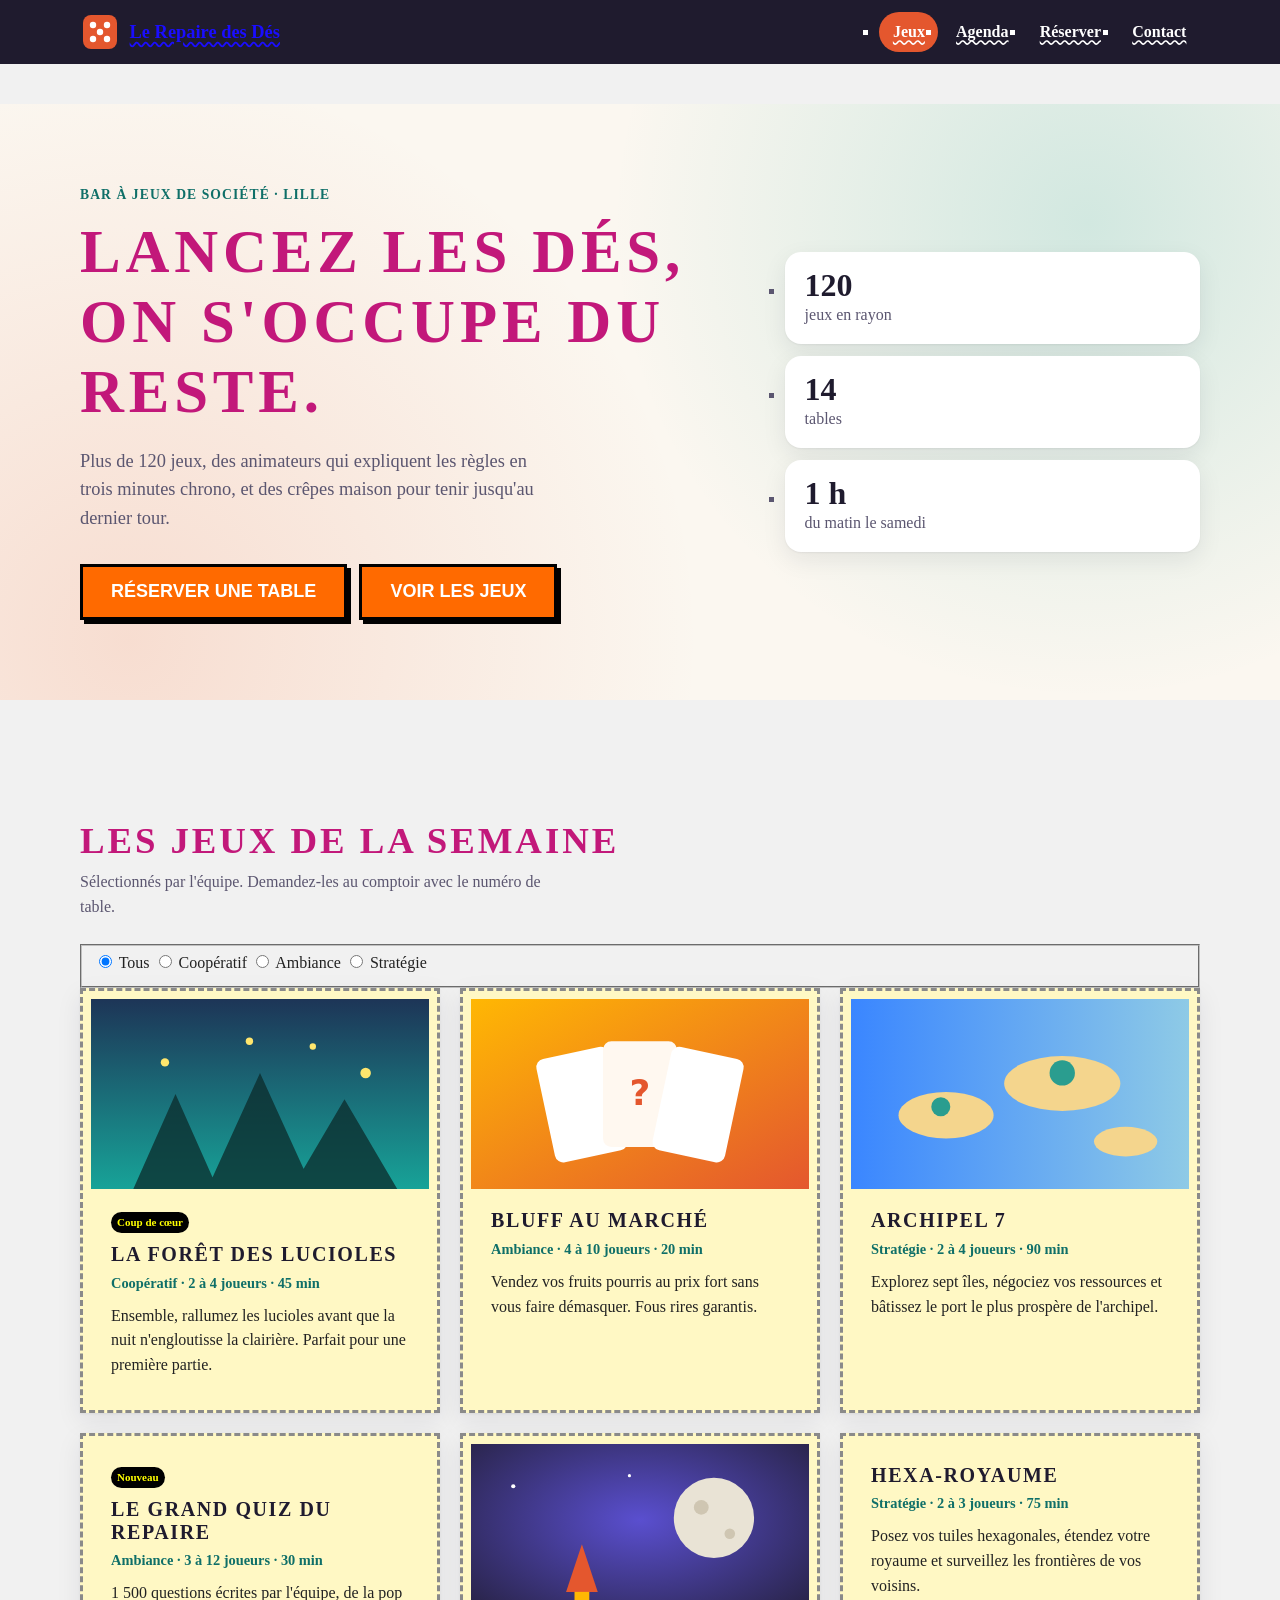
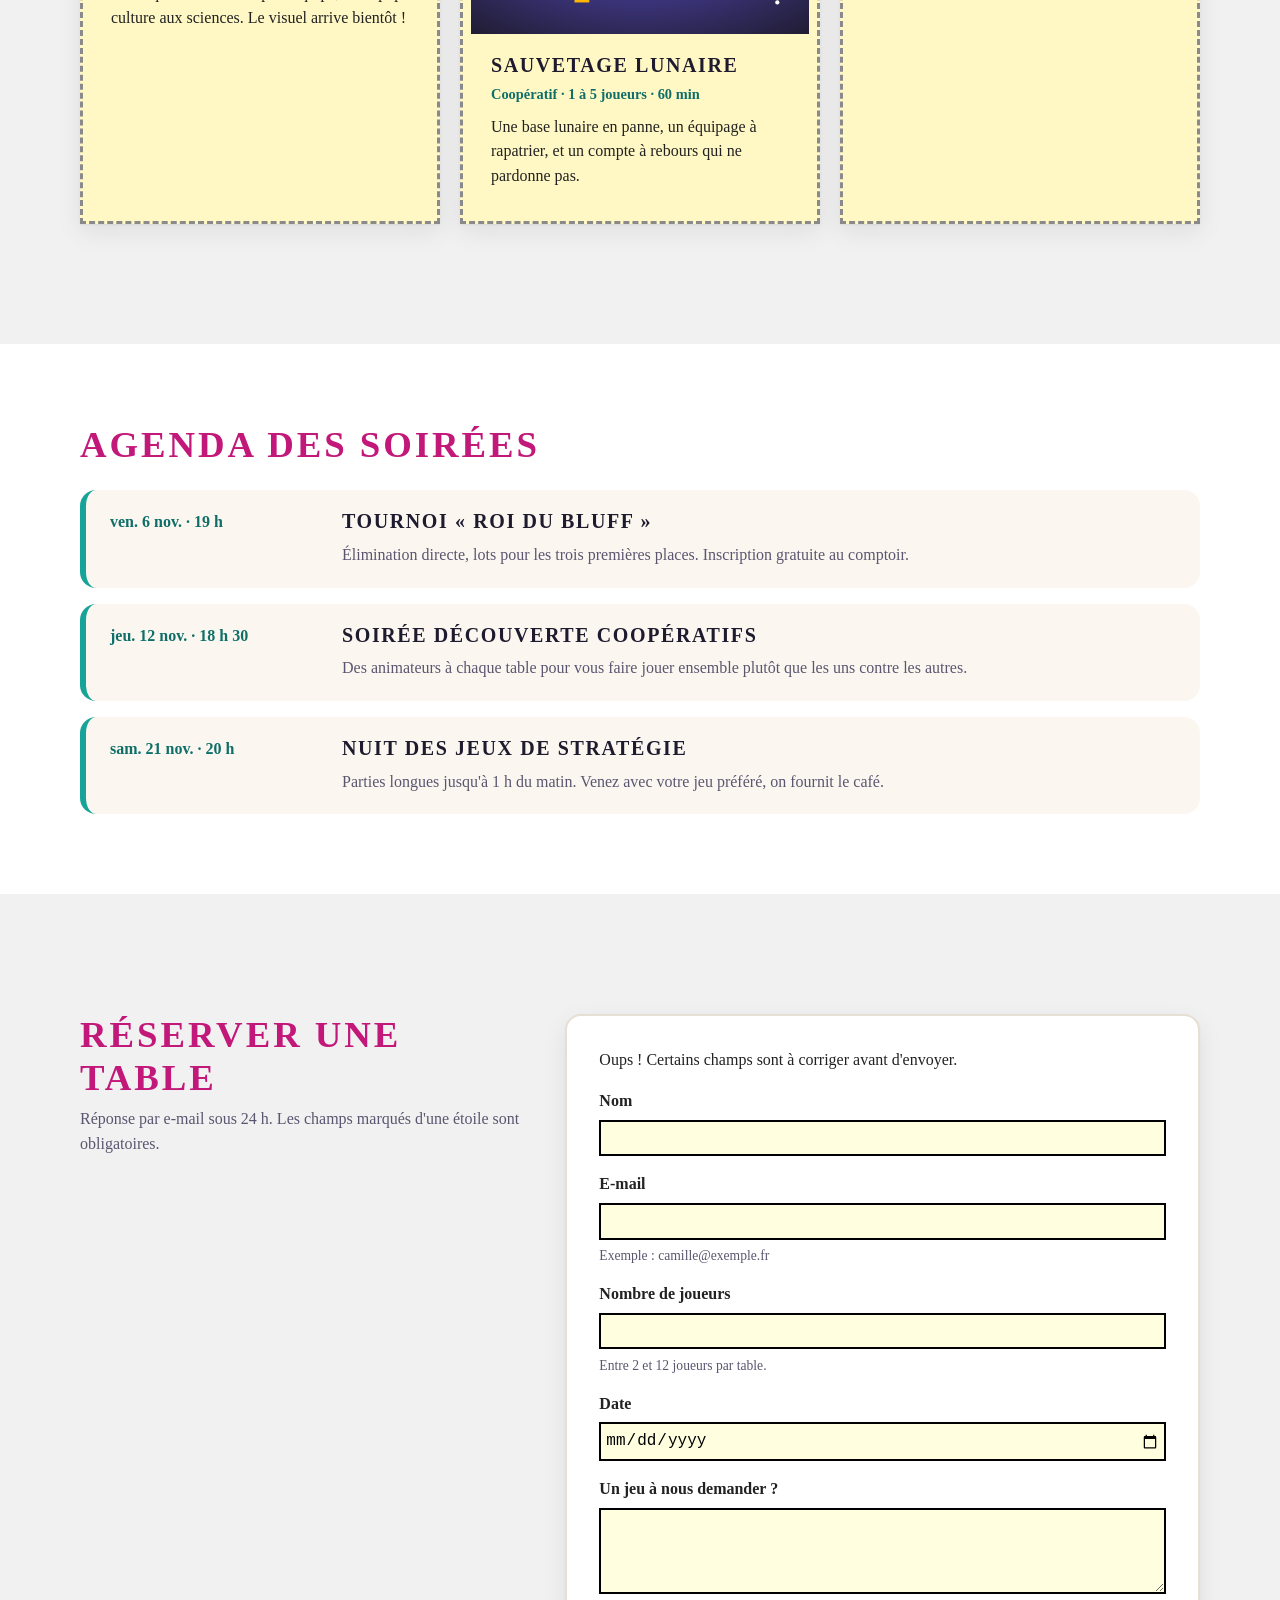
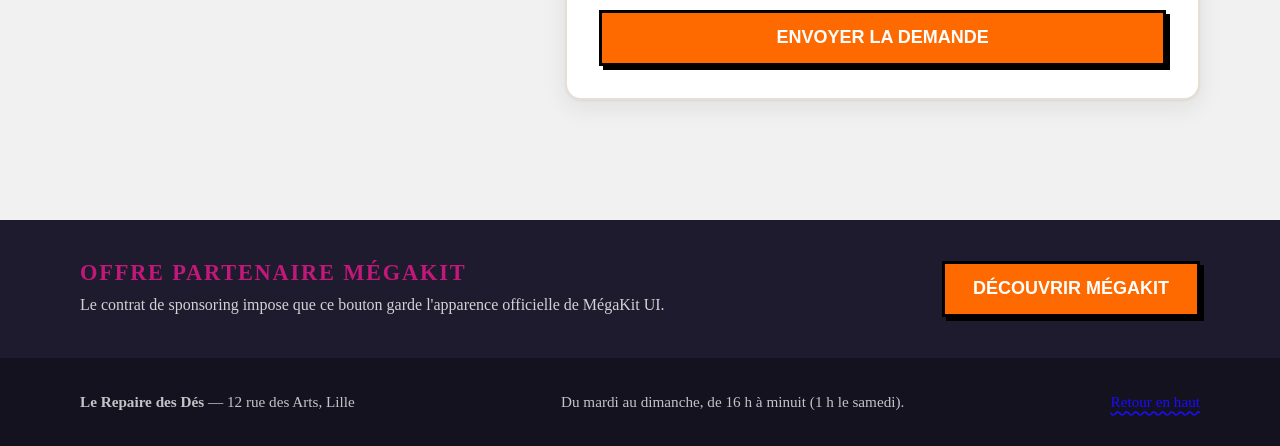
<file: starter/index.html>
<!doctype html>
<html lang="fr">
<head>
  <meta charset="utf-8">
  <meta name="viewport" content="width=device-width, initial-scale=1">
  <title>Le Repaire des Dés — bar à jeux de société</title>
  <meta name="description" content="Bar à jeux de société : plus de 120 jeux, des soirées à thème et des tables à réserver.">
  <!--
    TP1 — Cascade, couches et spécificité.
    Vous ne modifiez PAS ce fichier HTML : tout se joue dans style.css.
    vendor.css (la bibliothèque MégaKit UI) est importé depuis style.css.
  -->
  <link rel="stylesheet" href="style.css">
</head>
<body>
<div id="app" class="mk-app">

  <!-- ===================== EN-TÊTE ===================== -->
  <header class="site-header">
    <div class="conteneur site-header__inner">
      <a class="logo" href="#">
        <svg class="logo__icone" viewBox="0 0 40 40" width="40" height="40" aria-hidden="true" focusable="false">
          <rect x="3" y="3" width="34" height="34" rx="8" fill="#e4572e"/>
          <circle cx="13" cy="13" r="3.2" fill="#fff"/>
          <circle cx="27" cy="13" r="3.2" fill="#fff"/>
          <circle cx="20" cy="20" r="3.2" fill="#fff"/>
          <circle cx="13" cy="27" r="3.2" fill="#fff"/>
          <circle cx="27" cy="27" r="3.2" fill="#fff"/>
        </svg>
        <span class="logo__texte">Le Repaire des Dés</span>
      </a>
      <nav class="nav" aria-label="Navigation principale">
        <ul class="nav__liste">
          <li><a class="nav__lien is-active" href="#jeux" aria-current="page">Jeux</a></li>
          <li><a class="nav__lien" href="#agenda">Agenda</a></li>
          <li><a class="nav__lien" href="#reserver">Réserver</a></li>
          <li><a class="nav__lien" href="#contact">Contact</a></li>
        </ul>
      </nav>
    </div>
  </header>

  <main>
    <!-- ===================== HERO ===================== -->
    <section class="section hero" id="hero" aria-labelledby="titre-hero">
      <div class="conteneur hero__inner">
        <div class="hero__texte">
          <p class="hero__surtitre">Bar à jeux de société · Lille</p>
          <h1 id="titre-hero">Lancez les dés, on s'occupe du reste.</h1>
          <p class="hero__chapo">Plus de 120&nbsp;jeux, des animateurs qui expliquent les règles en trois minutes chrono, et des crêpes maison pour tenir jusqu'au dernier tour.</p>
          <div class="hero__actions">
            <a class="btn" href="#reserver">Réserver une table</a>
            <a class="btn btn--ghost" href="#jeux">Voir les jeux</a>
          </div>
        </div>
        <ul class="hero__chiffres">
          <li><strong>120</strong> jeux en rayon</li>
          <li><strong>14</strong> tables</li>
          <li><strong>1&nbsp;h</strong> du matin le samedi</li>
        </ul>
      </div>
    </section>

    <!-- ===================== JEUX ===================== -->
    <section class="section jeux" id="jeux" aria-labelledby="titre-jeux">
      <div class="conteneur">
        <h2 id="titre-jeux">Les jeux de la semaine</h2>
        <p class="section__intro">Sélectionnés par l'équipe. Demandez-les au comptoir avec le numéro de table.</p>

        <!-- Filtres (utilisés uniquement dans l'exercice d'approfondissement) -->
        <fieldset class="filtres">
          <legend class="u-visuellement-cache">Filtrer par type de jeu</legend>
          <label class="filtres__puce"><input type="radio" name="filtre" id="f-tous" checked> Tous</label>
          <label class="filtres__puce"><input type="radio" name="filtre" id="f-coop"> Coopératif</label>
          <label class="filtres__puce"><input type="radio" name="filtre" id="f-ambiance"> Ambiance</label>
          <label class="filtres__puce"><input type="radio" name="filtre" id="f-strategie"> Stratégie</label>
        </fieldset>

        <div class="cartes">
          <article class="card card--coup-de-coeur" data-type="coop">
            <svg class="card__visuel" viewBox="0 0 320 180" aria-hidden="true" focusable="false">
              <defs>
                <linearGradient id="g-foret" x1="0" y1="0" x2="0" y2="1">
                  <stop offset="0" stop-color="#1d3557"/>
                  <stop offset="1" stop-color="#17a398"/>
                </linearGradient>
              </defs>
              <rect width="320" height="180" fill="url(#g-foret)"/>
              <path d="M40 180 L80 90 L120 180 Z M110 180 L160 70 L210 180 Z M190 180 L240 95 L290 180 Z" fill="#0b2a2a" opacity=".75"/>
              <circle cx="70" cy="60" r="4" fill="#ffe66d"/>
              <circle cx="210" cy="45" r="3" fill="#ffe66d"/>
              <circle cx="260" cy="70" r="5" fill="#ffe66d"/>
              <circle cx="150" cy="40" r="3.5" fill="#ffe66d"/>
            </svg>
            <div class="card__corps">
              <span class="badge">Coup de cœur</span>
              <h3 class="card-title">La Forêt des Lucioles</h3>
              <p class="card__meta">Coopératif · 2 à 4&nbsp;joueurs · 45&nbsp;min</p>
              <p>Ensemble, rallumez les lucioles avant que la nuit n'engloutisse la clairière. Parfait pour une première partie.</p>
            </div>
          </article>

          <article class="card" data-type="ambiance">
            <svg class="card__visuel" viewBox="0 0 320 180" aria-hidden="true" focusable="false">
              <defs>
                <linearGradient id="g-marche" x1="0" y1="0" x2="1" y2="1">
                  <stop offset="0" stop-color="#ffb703"/>
                  <stop offset="1" stop-color="#e4572e"/>
                </linearGradient>
              </defs>
              <rect width="320" height="180" fill="url(#g-marche)"/>
              <rect x="70" y="50" width="70" height="100" rx="8" fill="#fff" transform="rotate(-12 105 100)"/>
              <rect x="125" y="40" width="70" height="100" rx="8" fill="#fff8f0"/>
              <rect x="180" y="50" width="70" height="100" rx="8" fill="#fff" transform="rotate(12 215 100)"/>
              <text x="160" y="100" text-anchor="middle" font-size="34" font-family="system-ui, sans-serif" font-weight="700" fill="#e4572e">?</text>
            </svg>
            <div class="card__corps">
              <h3 class="card-title">Bluff au Marché</h3>
              <p class="card__meta">Ambiance · 4 à 10&nbsp;joueurs · 20&nbsp;min</p>
              <p>Vendez vos fruits pourris au prix fort sans vous faire démasquer. Fous rires garantis.</p>
            </div>
          </article>

          <article class="card" data-type="strategie">
            <svg class="card__visuel" viewBox="0 0 320 180" aria-hidden="true" focusable="false">
              <defs>
                <linearGradient id="g-archipel" x1="0" y1="0" x2="1" y2="0">
                  <stop offset="0" stop-color="#3a86ff"/>
                  <stop offset="1" stop-color="#8ecae6"/>
                </linearGradient>
              </defs>
              <rect width="320" height="180" fill="url(#g-archipel)"/>
              <ellipse cx="90" cy="110" rx="45" ry="22" fill="#f4d58d"/>
              <ellipse cx="200" cy="80" rx="55" ry="26" fill="#f4d58d"/>
              <ellipse cx="260" cy="135" rx="30" ry="14" fill="#f4d58d"/>
              <circle cx="200" cy="70" r="12" fill="#2a9d8f"/>
              <circle cx="85" cy="102" r="9" fill="#2a9d8f"/>
            </svg>
            <div class="card__corps">
              <h3 class="card-title">Archipel 7</h3>
              <p class="card__meta">Stratégie · 2 à 4&nbsp;joueurs · 90&nbsp;min</p>
              <p>Explorez sept îles, négociez vos ressources et bâtissez le port le plus prospère de l'archipel.</p>
            </div>
          </article>

          <article class="card" data-type="ambiance">
            <div class="card__corps">
              <span class="badge">Nouveau</span>
              <h3 class="card-title">Le Grand Quiz du Repaire</h3>
              <p class="card__meta">Ambiance · 3 à 12&nbsp;joueurs · 30&nbsp;min</p>
              <p>1&nbsp;500 questions écrites par l'équipe, de la pop culture aux sciences. Le visuel arrive bientôt&nbsp;!</p>
            </div>
          </article>

          <article class="card" data-type="coop">
            <svg class="card__visuel" viewBox="0 0 320 180" aria-hidden="true" focusable="false">
              <defs>
                <radialGradient id="g-lune" cx=".5" cy=".4" r=".8">
                  <stop offset="0" stop-color="#5a4fcf"/>
                  <stop offset="1" stop-color="#1f1b2e"/>
                </radialGradient>
              </defs>
              <rect width="320" height="180" fill="url(#g-lune)"/>
              <circle cx="230" cy="70" r="38" fill="#e9e3d5"/>
              <circle cx="218" cy="60" r="7" fill="#cfc6b2"/>
              <circle cx="245" cy="85" r="5" fill="#cfc6b2"/>
              <path d="M90 140 L105 95 L120 140 Z" fill="#e4572e"/>
              <rect x="98" y="140" width="14" height="10" fill="#ffb703"/>
              <circle cx="40" cy="40" r="2" fill="#fff"/>
              <circle cx="150" cy="30" r="1.5" fill="#fff"/>
              <circle cx="290" cy="150" r="2" fill="#fff"/>
            </svg>
            <div class="card__corps">
              <h3 class="card-title">Sauvetage Lunaire</h3>
              <p class="card__meta">Coopératif · 1 à 5&nbsp;joueurs · 60&nbsp;min</p>
              <p>Une base lunaire en panne, un équipage à rapatrier, et un compte à rebours qui ne pardonne pas.</p>
            </div>
          </article>

          <article class="card" data-type="strategie">
            <div class="card__corps">
              <h3 class="card-title">Hexa-Royaume</h3>
              <p class="card__meta">Stratégie · 2 à 3&nbsp;joueurs · 75&nbsp;min</p>
              <p>Posez vos tuiles hexagonales, étendez votre royaume et surveillez les frontières de vos voisins.</p>
            </div>
          </article>
        </div>
      </div>
    </section>

    <!-- ===================== AGENDA ===================== -->
    <section class="section agenda" id="agenda" aria-labelledby="titre-agenda">
      <div class="conteneur">
        <h2 id="titre-agenda">Agenda des soirées</h2>
        <ol class="evenements">
          <li class="evenement">
            <time class="evenement__date" datetime="2026-11-06T19:00">ven. 6 nov. · 19&nbsp;h</time>
            <h3 class="card-title">Tournoi «&nbsp;Roi du bluff&nbsp;»</h3>
            <p>Élimination directe, lots pour les trois premières places. Inscription gratuite au comptoir.</p>
          </li>
          <li class="evenement">
            <time class="evenement__date" datetime="2026-11-12T18:30">jeu. 12 nov. · 18&nbsp;h 30</time>
            <h3 class="card-title">Soirée découverte coopératifs</h3>
            <p>Des animateurs à chaque table pour vous faire jouer ensemble plutôt que les uns contre les autres.</p>
          </li>
          <li class="evenement">
            <time class="evenement__date" datetime="2026-11-21T20:00">sam. 21 nov. · 20&nbsp;h</time>
            <h3 class="card-title">Nuit des jeux de stratégie</h3>
            <p>Parties longues jusqu'à 1&nbsp;h du matin. Venez avec votre jeu préféré, on fournit le café.</p>
          </li>
        </ol>
      </div>
    </section>

    <!-- ===================== RÉSERVATION ===================== -->
    <section class="section reservation" id="reserver" aria-labelledby="titre-reserver">
      <div class="conteneur reservation__inner">
        <div>
          <h2 id="titre-reserver">Réserver une table</h2>
          <p class="section__intro">Réponse par e-mail sous 24&nbsp;h. Les champs marqués d'une étoile sont obligatoires.</p>
        </div>
        <form class="form" action="#" method="post" novalidate>
          <p class="form__erreur" role="status">Oups&nbsp;! Certains champs sont à corriger avant d'envoyer.</p>
          <div class="champ">
            <label for="nom">Nom</label>
            <input id="nom" name="nom" type="text" autocomplete="name" required>
          </div>
          <div class="champ">
            <label for="email">E-mail</label>
            <input id="email" name="email" type="email" autocomplete="email" required>
            <p class="champ__aide">Exemple&nbsp;: camille@exemple.fr</p>
          </div>
          <div class="champ">
            <label for="joueurs">Nombre de joueurs</label>
            <input id="joueurs" name="joueurs" type="number" min="2" max="12" required>
            <p class="champ__aide">Entre 2 et 12&nbsp;joueurs par table.</p>
          </div>
          <div class="champ">
            <label for="date">Date</label>
            <input id="date" name="date" type="date" required>
          </div>
          <div class="champ champ--large">
            <label for="message">Un jeu à nous demander&nbsp;?</label>
            <textarea id="message" name="message" rows="3"></textarea>
          </div>
          <button class="btn" type="submit">Envoyer la demande</button>
        </form>
      </div>
    </section>

    <!-- ===================== ZONE PARTENAIRE ===================== -->
    <aside class="partenaire" aria-labelledby="titre-partenaire">
      <div class="conteneur partenaire__inner">
        <div>
          <h2 id="titre-partenaire">Offre partenaire MégaKit</h2>
          <p>Le contrat de sponsoring impose que ce bouton garde l'apparence officielle de MégaKit UI.</p>
        </div>
        <button class="btn" type="button">Découvrir MégaKit</button>
      </div>
    </aside>
  </main>

  <!-- ===================== PIED DE PAGE ===================== -->
  <footer class="site-footer" id="contact">
    <div class="conteneur site-footer__inner">
      <p><strong>Le Repaire des Dés</strong> — 12 rue des Arts, Lille</p>
      <p>Du mardi au dimanche, de 16&nbsp;h à minuit (1&nbsp;h le samedi).</p>
      <p><a href="#hero">Retour en haut</a></p>
    </div>
  </footer>

</div>
</body>
</html>
</file>
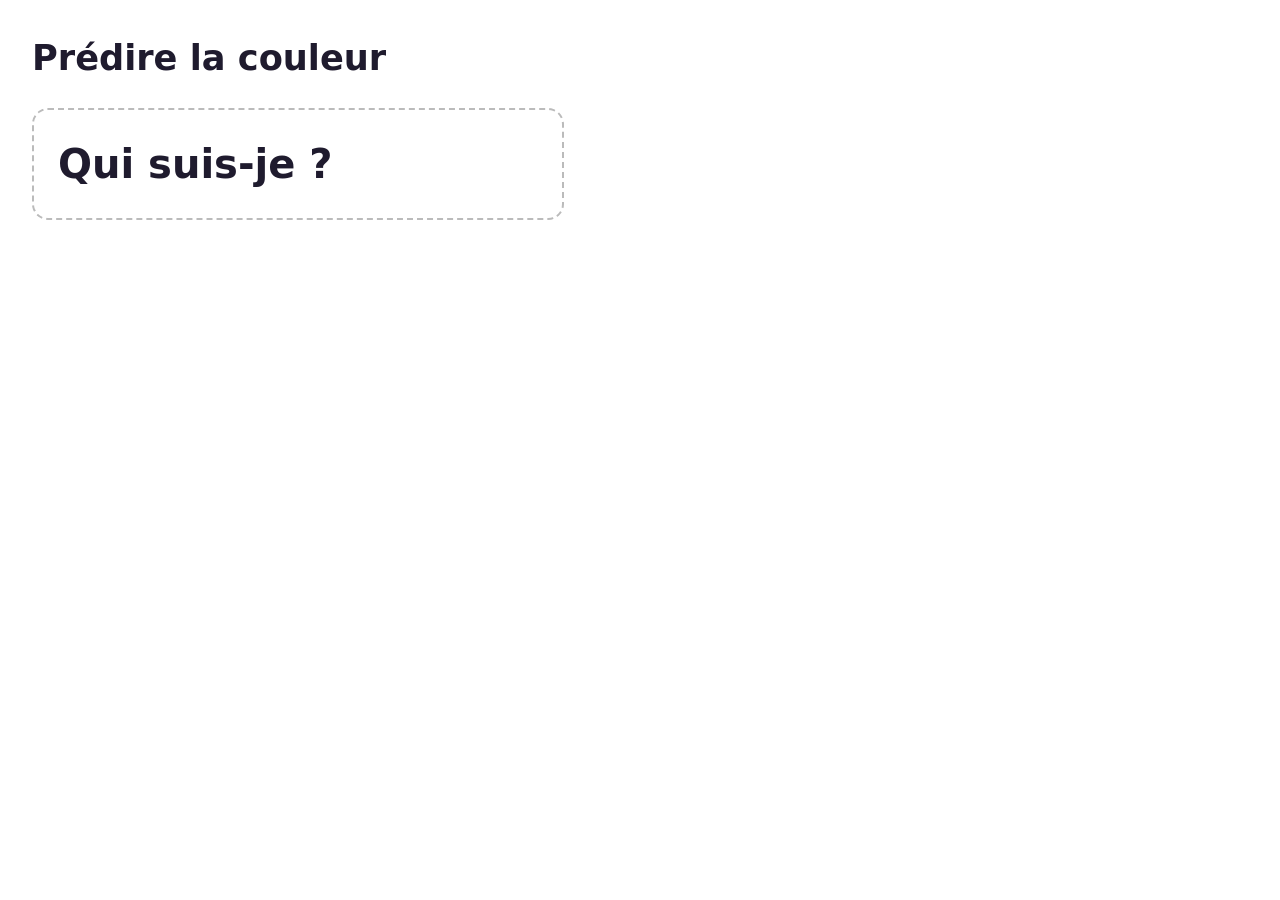
<file: starter/labo.html>
<!doctype html>
<html lang="fr">
<head>
  <meta charset="utf-8">
  <meta name="viewport" content="width=device-width, initial-scale=1">
  <title>TP1 — Labo « Prédire la couleur »</title>
  <!--
    Labo de l'étape 0 (exercice préparatoire).
    1. Notez d'abord VOTRE prédiction (sur papier) pour le cas N.
    2. Collez le CSS du cas N (voir enonce.md) dans la balise <style id="cas"> ci-dessous.
    3. Rechargez la page et comparez. Un seul cas à la fois !
  -->
  <style>
    /* Mise en forme du labo (ne pas toucher) */
    body { font: 1.1rem/1.5 system-ui, sans-serif; margin: 2rem; color: #1f1b2e; }
    .boite { padding: 1.5rem; border: 2px dashed #bbb; border-radius: 1rem; max-width: 30rem; }
    #intro { font-size: 2.5rem; font-weight: 800; margin: 0; }
  </style>
  <style id="cas">
    /* ⇩ Collez ici le CSS du cas à tester ⇩ */

  </style>
</head>
<body>
  <h1>Prédire la couleur</h1>
  <div class="boite">
    <p id="intro" class="texte">Qui suis-je ?</p>
  </div>
</body>
</html>
</file>
<file: starter/style.css>
/* =====================================================================
   TP1 — Cascade, couches et spécificité — FICHIER À COMPLÉTER
   Module CSS avancé — L3 — Jour 1
   ---------------------------------------------------------------------
   Contraintes :
   - INTERDIT : !important, modifier vendor.css, modifier index.html.
   - AUTORISÉ : tout le reste… et surtout @layer, :where(), :has(),
     revert-layer et le nesting natif.
   Suivez les étapes de enonce.md : chaque bloc à toucher est marqué
   « TODO étape N ».
   ===================================================================== */


/* TODO étape 1 — Déclarer l'ordre des couches ICI (avant l'import),
   puis ranger vendor.css dans sa propre couche avec layer(…).
   Ordre attendu : reset, vendor, base, layout, components, utilities */

@import url("vendor.css");


/* =====================================================================
   RESET
   TODO étape 2 — ranger ce bloc dans la couche « reset »
                  et baisser sa spécificité à 0 avec :where()
   ===================================================================== */
*,
*::before,
*::after {
  box-sizing: border-box;
}

body, h1, h2, h3, p, ol, ul, figure, fieldset {
  margin: 0;
}

img, svg {
  display: block;
  max-inline-size: 100%;
}

input, button, textarea, select {
  font: inherit;
}


/* =====================================================================
   BASE — tokens et éléments HTML nus
   TODO étape 2 — ranger ce bloc dans la couche « base »
   ===================================================================== */
:root {
  /* Couleurs */
  --encre: #1f1b2e;
  --encre-douce: #5b5670;
  --fond: #fbf7f0;
  --surface: #ffffff;
  --ligne: #e6dfd3;
  --accent: #e4572e;
  --accent-fonce: #b83a17;
  --sarcelle: #17a398;
  --sarcelle-fonce: #0f6f68;
  --danger: #c1121f;
  --focus: #3a86ff;

  /* Typo & formes */
  --police: system-ui, -apple-system, "Segoe UI", Roboto, "Helvetica Neue", Arial, sans-serif;
  --rayon: 1rem;
  --rayon-s: 0.5rem;
  --ombre: 0 1px 2px rgb(31 27 46 / 0.06), 0 8px 24px rgb(31 27 46 / 0.08);
}

/* Question piège pour l'étape 2 : même une fois rangée dans une couche
   plus forte que vendor, cette police ne s'applique pas. Pourquoi ? */
body {
  font-family: var(--police);
  color: var(--encre);
  background: var(--fond);
  line-height: 1.55;
}

h1, h2, h3 {
  font-family: var(--police);
  color: var(--encre);
  text-transform: none;
  letter-spacing: -0.015em;
  line-height: 1.15;
}

h1 {
  font-size: clamp(2.2rem, 1.4rem + 3.5vw, 3.8rem);
}

h2 {
  font-size: clamp(1.6rem, 1.2rem + 1.6vw, 2.3rem);
  margin-block-end: 0.5rem;
}

a {
  color: var(--accent-fonce);
  text-decoration: underline;
  text-decoration-thickness: 2px;
  text-underline-offset: 3px;
}

/* Pas de puces sur les listes de mise en page… en théorie. */
ul[class],
ol[class] {
  list-style: none;
  padding: 0;
}

:focus-visible {
  outline: 3px solid var(--focus);
  outline-offset: 3px;
}

html {
  scroll-padding-block-start: 5rem;
}


/* =====================================================================
   LAYOUT
   TODO étape 2 — ranger ce bloc dans la couche « layout »
   ===================================================================== */
.conteneur {
  inline-size: min(100% - 2rem, 70rem);
  margin-inline: auto;
}

.section {
  padding-block: clamp(3rem, 2rem + 4vw, 5rem);
}

.section__intro {
  color: var(--encre-douce);
  max-inline-size: 60ch;
  margin-block-end: 1.5rem;
}

.cartes {
  display: grid;
  grid-template-columns: repeat(auto-fill, minmax(min(100%, 17rem), 1fr));
  gap: 1.25rem;
}


/* =====================================================================
   COMPONENTS
   TODO étape 2 — ranger TOUT ce qui suit dans la couche « components »
   ===================================================================== */

/* --- En-tête ---------------------------------------------------------- */
.site-header {
  background: var(--encre);
  color: #fff;
}

@media (width >= 48rem) {
  .site-header {
    position: sticky;
    inset-block-start: 0;
    z-index: 10;
  }
}

.site-header__inner {
  display: flex;
  flex-wrap: wrap;
  align-items: center;
  justify-content: space-between;
  gap: 0.75rem 2rem;
  padding-block: 0.75rem;
}

.logo {
  display: inline-flex;
  align-items: center;
  gap: 0.6rem;
  color: #fff;
  font-weight: 800;
  font-size: 1.15rem;
  text-decoration: none;
}

.nav__liste {
  display: flex;
  flex-wrap: wrap;
  gap: 0.25rem;
  margin: 0;
}

/* « Ça marchait pas, j'ai mis !important et c'est bon. » — le stagiaire
   TODO étape 1 — une fois les couches en place, SUPPRIMEZ ce !important. */
.nav__lien {
  display: block;
  padding: 0.45rem 0.85rem;
  border-radius: 999px;
  color: #fff !important;
  text-decoration: none;
  font-weight: 600;
}

.nav__lien:hover {
  background: rgb(255 255 255 / 0.12);
}

.nav__lien.is-active {
  background: var(--accent);
}

/* --- Boutons ---------------------------------------------------------- */
.btn {
  display: inline-flex;
  align-items: center;
  padding: 0.8rem 1.4rem;
  border-radius: 999px;
  background: var(--accent);
  color: #fff;
  text-decoration: none;
  cursor: pointer;
}

.btn:hover {
  background: var(--accent-fonce);
}

.btn.btn--ghost {
  background: transparent;
  color: var(--encre);
}

/* --- Hero ------------------------------------------------------------- */
.hero {
  background:
    radial-gradient(circle at 85% 20%, rgb(23 163 152 / 0.18), transparent 40%),
    radial-gradient(circle at 10% 90%, rgb(228 87 46 / 0.16), transparent 45%),
    var(--fond);
}

.hero__inner {
  display: grid;
  gap: 2.5rem;
  align-items: center;
}

@media (width >= 56rem) {
  .hero__inner {
    grid-template-columns: 1.6fr 1fr;
  }
}

.hero__surtitre {
  color: var(--sarcelle-fonce);
  font-weight: 700;
  text-transform: uppercase;
  letter-spacing: 0.08em;
  font-size: 0.85rem;
  margin-block-end: 0.75rem;
}

.hero__chapo {
  font-size: 1.15rem;
  color: var(--encre-douce);
  max-inline-size: 52ch;
  margin-block: 1.25rem 2rem;
}

.hero__actions {
  display: flex;
  flex-wrap: wrap;
  gap: 0.75rem;
}

.hero__chiffres {
  display: grid;
  gap: 0.75rem;
}

.hero__chiffres li {
  background: var(--surface);
  border-radius: var(--rayon);
  padding: 1rem 1.25rem;
  box-shadow: var(--ombre);
  color: var(--encre-douce);
}

.hero__chiffres strong {
  display: block;
  font-size: 2rem;
  line-height: 1.1;
  color: var(--encre);
}

/* --- Badge ------------------------------------------------------------ */
.badge {
  display: inline-block;
  padding: 0.2rem 0.65rem;
  border-radius: 999px;
  background: var(--sarcelle-fonce);
  color: #fff;
  font-size: 0.75rem;
  font-weight: 700;
  margin-block-end: 0.6rem;
}

/* --- Titres des cartes et de l'agenda ---------------------------------
   TODO étape 3 — Le titre « La Forêt des Lucioles » devrait être
   vermillon (variante coup de cœur)… il ne l'est pas, même une fois
   les couches en place. Calculez la spécificité des deux règles,
   puis corrigez en changeant UN SEUL mot. */
:is(#jeux, .agenda) .card-title {
  color: var(--encre);
  font-size: 1.25rem;
  margin-block-end: 0.35rem;
}

.card--coup-de-coeur .card-title {
  color: var(--accent-fonce);
}

/* --- Cartes de jeu -----------------------------------------------------
   TODO étape 4 — Réécrire ces 7 règles en UNE SEULE règle .card { … }
   avec le nesting natif (&:hover, & .card__corps, &.card--coup-de-coeur…). */
.card {
  display: flex;
  flex-direction: column;
  background: var(--surface);
  border: 1px solid var(--ligne);
  border-radius: var(--rayon);
  overflow: hidden;
  box-shadow: var(--ombre);
  transition: translate 0.2s, box-shadow 0.2s;
}

.card:hover {
  translate: 0 -4px;
}

.card .card__corps {
  padding: 1.25rem 1.25rem 1.5rem;
}

.card .card__meta {
  color: var(--sarcelle-fonce);
  font-weight: 600;
  font-size: 0.9rem;
  margin-block-end: 0.6rem;
}

.card .card__visuel {
  inline-size: 100%;
  block-size: auto;
  aspect-ratio: 16 / 9;
}

.card.card--coup-de-coeur {
  border: 2px solid var(--accent);
}

.card.card--coup-de-coeur .badge {
  background: var(--accent);
}

/* TODO étape 5a — Carte SANS visuel (.card__visuel) : lui ajouter un
   bandeau décoratif 16/9 (pseudo-élément ::before + dégradé) grâce
   à :has(). Interdit d'ajouter une classe dans le HTML ! */


/* --- Agenda ----------------------------------------------------------- */
.agenda {
  background: var(--surface);
}

.evenements {
  display: grid;
  gap: 1rem;
  margin-block-start: 1.5rem;
}

.evenement {
  display: grid;
  gap: 0.25rem 1.5rem;
  padding: 1.25rem 1.5rem;
  border-radius: var(--rayon);
  background: var(--fond);
  border-inline-start: 6px solid var(--sarcelle);
}

@media (width >= 48rem) {
  .evenement {
    grid-template-columns: 13rem 1fr;
  }

  .evenement .evenement__date {
    grid-row: span 2;
  }

  .evenement > :not(.evenement__date) {
    grid-column: 2;
  }
}

.evenement__date {
  font-weight: 800;
  color: var(--sarcelle-fonce);
}

.evenement p {
  color: var(--encre-douce);
}

/* --- Formulaire de réservation ---------------------------------------- */
.reservation__inner {
  display: grid;
  gap: 2rem;
}

@media (width >= 56rem) {
  .reservation__inner {
    grid-template-columns: 1fr 1.4fr;
    align-items: start;
  }
}

.form {
  display: grid;
  gap: 1rem;
  padding: clamp(1.25rem, 1rem + 2vw, 2rem);
  background: var(--surface);
  border: 2px solid var(--ligne);
  border-radius: var(--rayon);
  box-shadow: var(--ombre);
}

.form .champ {
  display: grid;
  gap: 0.35rem;
}

.form label {
  font-weight: 600;
}

.form .champ__aide {
  font-size: 0.85rem;
  color: var(--encre-douce);
}

/* TODO étape 5b — Avec :has() (et :user-invalid / :required) :
   1. ajouter une étoile « * » après le label des champs obligatoires ;
   2. passer en rouge (label, bordure, aide) un .champ qui contient
      un élément invalide ;
   3. masquer .form__erreur par défaut, et l'afficher seulement quand
      le FORMULAIRE contient au moins un champ invalide. */


/* --- Zone partenaire -------------------------------------------------- */
.partenaire {
  background: var(--encre);
  color: #fff;
  padding-block: 2.5rem;
}

.partenaire h2 {
  color: #fff;
  font-size: 1.4rem;
}

.partenaire p {
  color: rgb(255 255 255 / 0.8);
}

.partenaire__inner {
  display: flex;
  flex-wrap: wrap;
  align-items: center;
  justify-content: space-between;
  gap: 1.5rem;
}

/* TODO étape 6 — Le contrat impose le style OFFICIEL de MégaKit pour
   le bouton de cette zone. En UNE déclaration, annulez tout ce que
   la couche components a décidé pour ce bouton (indice : revert-layer). */


/* --- Pied de page ----------------------------------------------------- */
.site-footer {
  background: #15121f;
  color: rgb(255 255 255 / 0.75);
  padding-block: 2rem;
  font-size: 0.95rem;
}

.site-footer__inner {
  display: flex;
  flex-wrap: wrap;
  justify-content: space-between;
  gap: 0.5rem 2rem;
}

.site-footer a {
  color: #ffd1c2;
}

/* TODO EXERCICE D'APPROFONDISSEMENT (facultatif) — Styler les puces de filtre (.filtres, .filtres__puce)
   et masquer les cartes qui ne correspondent pas au filtre coché,
   sans JavaScript (indice : .jeux:has(#f-coop:checked) …). */


/* =====================================================================
   UTILITIES
   TODO étape 2 — ranger ce bloc dans la couche « utilities »
   ===================================================================== */
.u-visuellement-cache {
  position: absolute;
  inline-size: 1px;
  block-size: 1px;
  overflow: hidden;
  clip-path: inset(50%);
  white-space: nowrap;
}
</file>
